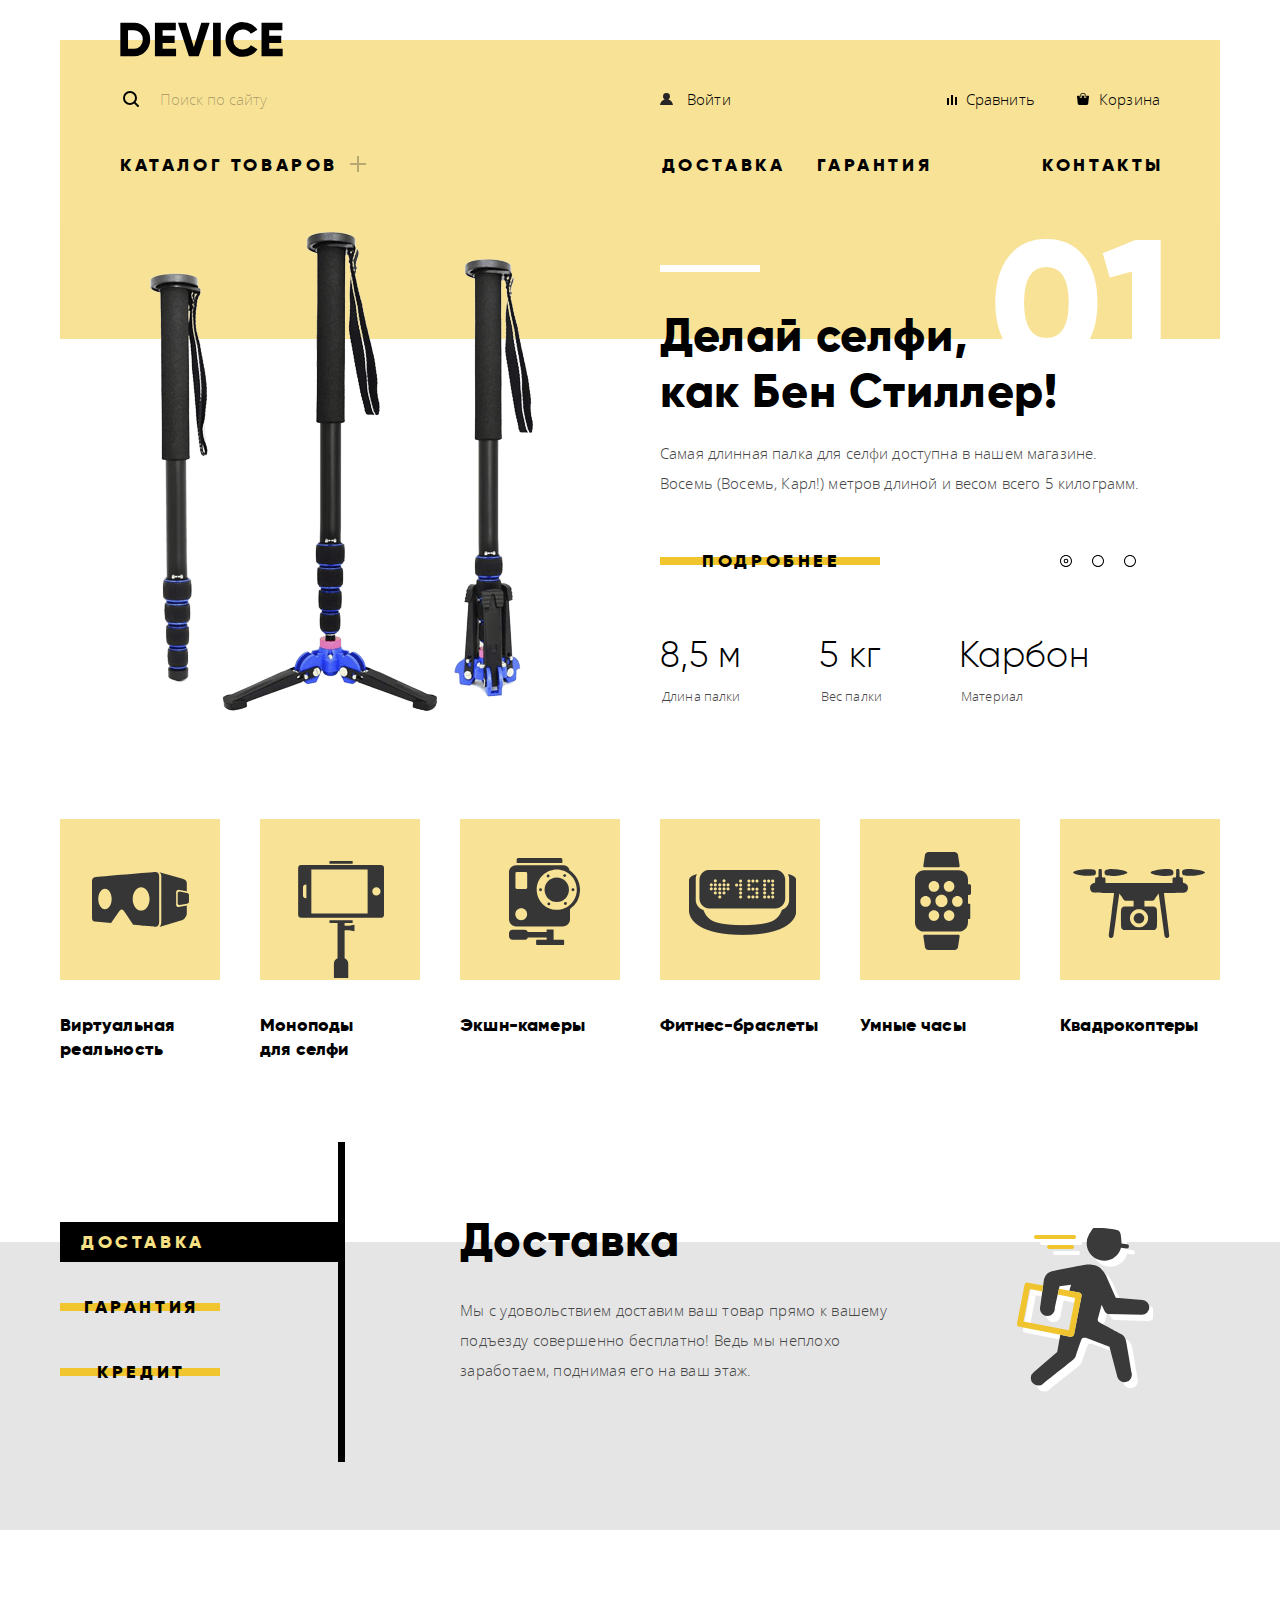
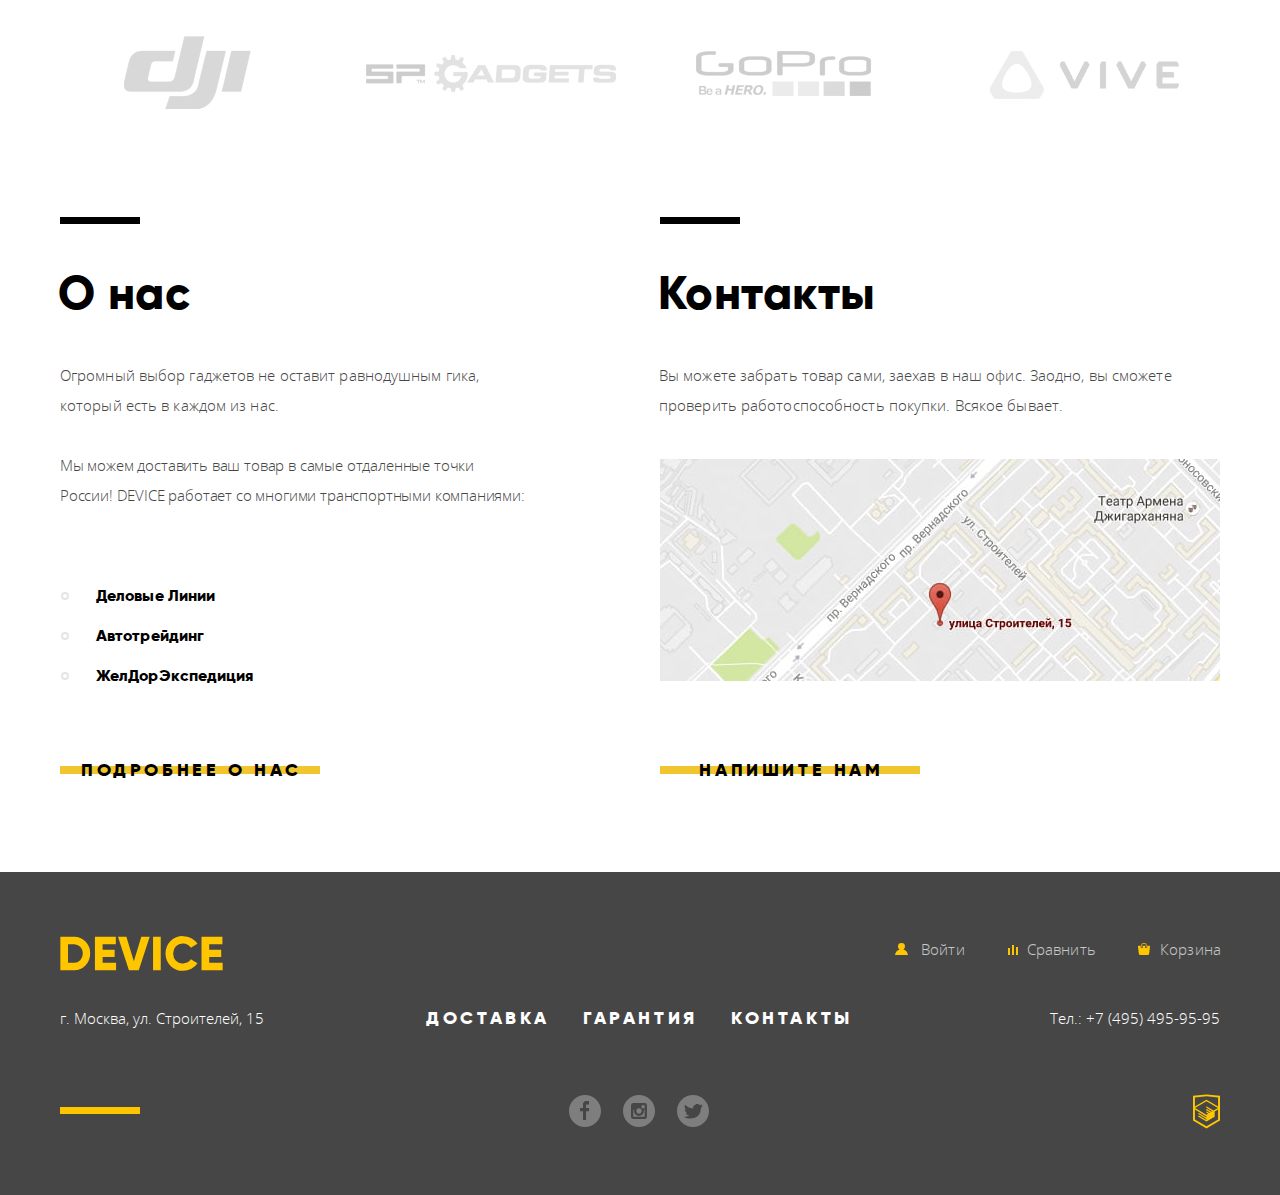
<file: index.html>
<!DOCTYPE html>
<html lang="ru">
  <head>
    <meta charset="utf-8">
    <title>HTML Academy: Девайс</title>
    <link href="css/normalize.css" rel="stylesheet">
    <link href="css/style-min.css" rel="stylesheet">
  </head>
  <body>
    <header class="page-header">
      <nav class="main-navigation">
        <a class="main-header-logo" href="index.html">
          <img src="img/logo-device.svg" width="163" height="35" alt="Логотип магазина Device">
        </a>
        <div class="search-wrap">
          <form class="search-form" action="https://echo.htmlacademy.ru" method="get">
            <label for="search-field" class="visually-hidden">Поиск по сайту</label>
            <input type="search" name="search" id="search-field" placeholder="Поиск по сайту">
            <button type="submit" class="search-button">Найти</button>
          </form>
          <ul class="header-user-options">
            <li class="header-login-link"><a href="#login">Войти</a></li>
            <li class="header-compare-link"><a href="#">Сравнить</a></li>
            <li class="header-cart-link"><a href="#">Корзина</a></li>
          </ul>
        </div>
        <ul class="header-site-navigation">
          <li class="catalog-link">
            <a href="catalog.html">Каталог товаров</a>
            <input type="checkbox" name="show-hidden-categories" class="plus-link visually-hidden" id="open-list">
            <label for="open-list" aria-label="Открыть список категорий товаров"></label>
            <div class="hidden-categories-wrap">
              <ul class="hidden-categories-list">
                <li class="hidden-category"><a href="#">Виртуальная реальность</a></li>
                <li class="hidden-category"><a href="#">Фитнес-браслеты</a></li>
                <li class="hidden-category"><a href="#">Квадрокоптеры</a></li>
                <li class="hidden-category"><a href="#">Моноподы для селфи</a></li>
                <li class="hidden-category"><a href="#">Умные часы</a></li>
                <li class="hidden-category"><a href="#">Экшн-камеры</a></li>
              </ul>
            </div>
          </li>
          <li class="delivery-link"><a href="#delivery">Доставка</a></li>
          <li><a href="#warranty">Гарантия</a></li>
          <li><a href="#contacts">Контакты</a></li>
        </ul>
      </nav>
    </header>

    <main class="container">
      <section class="slider">
        <h2 class="visually-hidden">Слайдер</h2>
        <input type="radio" name="choose-slide" id="show-slide-1" class="visually-hidden show-slide-1" checked>
        <input type="radio" name="choose-slide" id="show-slide-2" class="visually-hidden show-slide-2">
        <input type="radio" name="choose-slide" id="show-slide-3" class="visually-hidden show-slide-3">
        <ul class="slider-list">
          <li class="slide slide-1" id="slide-1">
            <div class="column">
              <img src="img/slider-1.png" width="384" height="486" alt="селфи-палка" class="slider-image">
            </div>
            <div class="column">
              <h3 class="slider-slogan">Делай селфи,<br>как Бен Стиллер!</h3>
              <p class="slide-number">01</p>
              <p class="slider-description">Самая длинная палка для селфи доступна в нашем магазине. <br>Восемь (Восемь, Карл!) метров длиной и весом всего 5 килограмм.</p>
              <a class="button more" href="catalog-item.html">Подробнее</a>
              <ul class="slider-features">
                <li class="slider-feature">
                  <p class="slider-text-big">8,5 м</p>
                  <p class="slider-text-small">Длина палки</p>
                </li>
                <li class="slider-feature">
                  <p class="slider-text-big">5 кг</p>
                  <p class="slider-text-small">Вес палки</p>
                </li>
                <li class="slider-feature">
                  <p class="slider-text-big">Карбон</p>
                  <p class="slider-text-small">Материал</p>
                </li>
              </ul>
            </div>
          </li>
          <li class="slide slide-2" id="slide-2">
            <div class="column">
              <img src="img/slider-2.png" width="345" height="485" alt="фитнес-браслет" class="slider-image">
            </div>
            <div class="column">
              <h3 class="slider-slogan">Худеем<br>правильно!</h3>
              <p class="slide-number">02</p>
              <p class="slider-description">Мотивирующие фитнес-браслеты помогут найти в себе силы <br>не пропускать занятия и соблюдать диету.</p>
              <a class="button more" href="catalog-item.html">Подробнее</a>
              <ul class="slider-features">
                <li class="slider-feature">
                  <p class="slider-text-big">48 часов</p>
                  <p class="slider-text-small">Без подзарядки</p>
                </li>
              </ul>
            </div>
          </li>
          <li class="slide slide-3" id="slide-3">
            <div class="column">
              <img src="img/slider-3.png" width="526" height="334" alt="квадрокоптер" class="slider-image">
            </div>
            <div class="column">
              <h3 class="slider-slogan">Порхает как бабочка,<br>жалит как пчела!</h3>
              <p class="slide-number">03</p>
              <p class="slider-description">Этот обычный на первый взгляд квадрокоптер оснащен <br>мощным лазером, замаскированным под стандартную камеру.</p>
              <a class="button more" href="catalog-item.html">Подробнее</a>
              <ul class="slider-features">
                <li class="slider-feature">
                  <p class="slider-text-big">800 м</p>
                  <p class="slider-text-small">Дальность полета</p>
                </li>
                <li class="slider-feature">
                  <p class="slider-text-big">50 м</p>
                  <p class="slider-text-small">Радиус поражения</p>
                </li>
              </ul>
            </div>
          </li>
        </ul>
        <div class="slider-controls">
          <label for="show-slide-1" aria-label="Показать первый слайд"></label>
          <label for="show-slide-2" aria-label="Показать второй слайд"></label>
          <label for="show-slide-3" aria-label="Показать третий слайд"></label>
        </div>
      </section>

      <section class="categories">
        <h2 class="visually-hidden">Категории товаров</h2>
        <ul class="categories-list">
          <li class="category-link">
            <a href="#">
              <figure class="category-image">
                <img src="img/popular-1.svg" width="97" height="55" alt="Категория Виртуальная реальность">
              </figure>
              <h4>Виртуальная реальность</h4>
            </a>
          </li>
          <li class="category-link">
            <a href="#">
              <figure class="category-image">
                <img src="img/popular-2.svg" width="86" height="117" alt="Категория Моноподы для селфи">
              </figure>
              <h4>Моноподы<br>для селфи</h4>
            </a>
          </li>
          <li class="category-link">
            <a href="#">
              <figure class="category-image">
                <img src="img/popular-3.svg" width="71" height="87" alt="Категория Экшн-камеры">
              </figure>
              <h4>Экшн-камеры</h4>
            </a>
          </li>
          <li class="category-link">
            <a href="#">
              <figure class="category-image">
                <img src="img/popular-4.png" width="107" height="65" alt="Категория Фитнес-браслеты">
              </figure>
              <h4>Фитнес-браслеты</h4>
            </a>
          </li>
          <li class="category-link">
            <a href="#">
              <figure class="category-image">
                <img src="img/popular-5.svg" width="56" height="98" alt="Категория Умные часы">
              </figure>
              <h4>Умные часы</h4>
            </a>
          </li>
          <li class="category-link">
            <a href="#">
              <figure class="category-image">
                <img src="img/popular-6.svg" width="132" height="69" alt="Категория Квадрокоптеры">
              </figure>
              <h4>Квадрокоптеры</h4>
            </a>
          </li>
        </ul>
      </section>

      <section class="services">
        <h2 class="visually-hidden">Сервисы</h2>
        <div class="service-wrap">
          <input type="radio" name="choose-service" id="delivery" class="visually-hidden delivery-button" checked>
          <input type="radio" name="choose-service" id="warranty" class="visually-hidden warranty-button">
          <input type="radio" name="choose-service" id="credit" class="visually-hidden credit-button">
          <div class="service-controls">
            <label for="delivery" class="button service-button">Доставка</label>
            <label for="warranty" class="button service-button">Гарантия</label>
            <label for="credit" class="button service-button">Кредит</label>
          </div>
          <ul class="services-list">
            <li class="service delivery">
              <h3>Доставка</h3>
              <p class="service-description">Мы с удовольствием доставим ваш товар прямо к вашему<br>
                подъезду совершенно бесплатно! Ведь мы неплохо<br>
                заработаем, поднимая его на ваш этаж.</p>
            </li>
            <li class="service warranty">
              <h3>Гарантия</h3>
              <p class="service-description">Если из-за возгорания купленного у нас товара у вас сгорит<br>
                дом — не переживайте, мы выдадим вам новый.<br>
                Товар, не дом, конечно же.</p>
            </li>
            <li class="service credit">
              <h3>Кредит</h3>
              <p class="service-description">Залезть в долговую яму стало проще! Кредитные<br>
                консультанты подберут для вас наиболее выгодные<br>
                условия кредита. Выгодные для нашего банка, разумеется.</p>
            </li>
          </ul>
        </div>
      </section>

      <section class="logotypes">
        <h2 class="visually-hidden">Бренды</h2>
        <ul class="logotypes">
          <li>
            <a href="#dji" class="dji">
              <img src="img/logo-1-rest.png" width="260" height="100" alt="Перейти к товарам бренда dji">
            </a>
          </li>
          <li>
            <a href="#spgadjets" class="spgadjets">
              <img src="img/logo-2-rest.png" width="260" height="100" alt="Перейти к товарам бренда sp gadjets">
            </a>
          </li>
          <li>
            <a href="#gopro" class="gopro">
              <img src="img/logo-3-rest.png" width="260" height="100" alt="Перейти к товарам бренда gopro">
            </a>
          </li>
          <li>
            <a href="#vive" class="vive">
              <img src="img/logo-4-rest.png" width="260" height="100" alt="Перейти к товарам бренда vive">
            </a>
          </li>
        </ul>
      </section>

      <section class="info">
        <h2 class="visually-hidden">Контактная информация</h2>
        <section class="about-us">
          <h3 class="about-us-title">О нас</h3>
          <p class="about-us-text">Огромный выбор гаджетов не оставит равнодушным гика,<br>который есть в каждом из нас.</p>
          <p class="about-us-text">Мы можем доставить ваш товар в самые отдаленные точки<br>России! DEVICE работает со многими транспортными компаниями:</p>
          <ul class="delivery-companies">
            <li>Деловые Линии</li>
            <li>Автотрейдинг</li>
            <li>ЖелДорЭкспедиция</li>
          </ul>
          <a href="#" class="button info-button">Подробнее о нас</a>
        </section>

        <section class="contacts" id="contacts">
          <h3 class="contacts-title">Контакты</h3>
          <p class="contacts-text">Вы можете забрать товар сами, заехав в наш офис. Заодно, вы сможете проверить работоспособность покупки. Всякое бывает.</p>
          <a href="#" class="open-map">
            <img class="map-small" src="img/map.jpg" width="560" height="222" alt="Адрес магазина Device Москва улица Строителей 15">
          </a>
          <a href="#" class="button contact-us-button">Напишите нам</a>
        </section>
      </section>
    </main>

    <footer class="main-footer">
      <div class="footer-wrap">
        <div class="footer-top-wrap">
          <a class="footer-logo" href="index.html">
            <img src="img/logo-device-footer.svg" width="163" height="35" alt="Логотип магазина Device">
          </a>
          <ul class="footer-user-options">
            <li class="footer-login-link"><a href="#">Войти</a></li>
            <li class="footer-compare-link"><a href="#">Сравнить</a></li>
            <li class="footer-cart-link"><a href="#">Корзина</a></li>
          </ul>
        </div>
        <div class="footer-middle-wrap">
          <p class="footer-address">г. Москва, ул. Строителей, 15</p>
          <ul class="footer-site-navigation">
            <li><a href="#delivery">Доставка</a></li>
            <li><a href="#warranty">Гарантия</a></li>
            <li><a href="#contacts">Контакты</a></li>
          </ul>
          <p class="footer-phone-number"><a href="tel:+74954959595">Тел.: +7 (495) 495-95-95</a></p>
        </div>
        <div class="footer-bottom-wrap">
          <ul class="footer-social">
            <li><a href="#" class="social-button fb" aria-label="Device на Facebook"></a></li>
            <li><a href="#" class="social-button inst" aria-label="Device в Instagram"></a></li>
            <li><a href="#" class="social-button twitter" aria-label="Device в Twitter"></a></li>
          </ul>
          <p class="footer-copyright">
            <a href="https://htmlacademy.ru/intensive/htmlcss">
              <img src="img/logo-html.svg" width="27" height="35" alt="Ссылка на интенсив HTML Академии">
            </a>
          </p>
        </div>
      </div>
    </footer>

    <section class="modal modal-contact-us">
      <h2 class="visually-hidden">Напишите нам</h2>
      <form action="https://echo.htmlacademy.ru" method="post" class="contact-form">
        <div class="contact-info-wrap">
          <div class="contact-info-column">
            <label for="name-field">Ваше имя:</label>
            <input type="text" name="name" id="name-field" placeholder="Имя Фамилия">
          </div>
          <div class="contact-info-column">
            <label for="email-field">Ваш e-mail:</label>
            <input type="email" name="email" id="email-field" placeholder="email@example.com">
          </div>
        </div>
        <label for="text-field">Текст письма:</label>
        <textarea name="text" id="text-field">В свободной форме</textarea>
        <button type="submit" class="button submit-button">Отправить</button>
      </form>
      <button class="close-button" type="button" aria-label="Закрыть"></button>
    </section>

    <section class="modal modal-map">
      <h2 class="visually-hidden">Карта проезда</h2>
      <iframe src="https://www.google.com/maps/embed?pb=!1m18!1m12!1m3!1d2249.1123749473677!2d37.527429316086916!3d55.68703400452979!2m3!1f0!2f0!3f0!3m2!1i1024!2i768!4f13.1!3m3!1m2!1s0x46b54cf65f5c8955%3A0x694710ccd55501e!2z0YPQuy4g0KHRgtGA0L7QuNGC0LXQu9C10LksIDE1LCDQnNC-0YHQutCy0LAsIDExOTMxMQ!5e0!3m2!1sru!2sru!4v1571258009630!5m2!1sru!2sru" width="960" height="559" allowfullscreen=""></iframe>
      <img class="map-big" src="img/map-big.jpg" width="960" height="559" alt="Адрес магазина Device Москва улица Строителей 15">
      <button class="close-button" type="button" aria-label="Закрыть"></button>
    </section>

    <script src="js/modals-min.js"></script>
  </body>
</html>
</file>
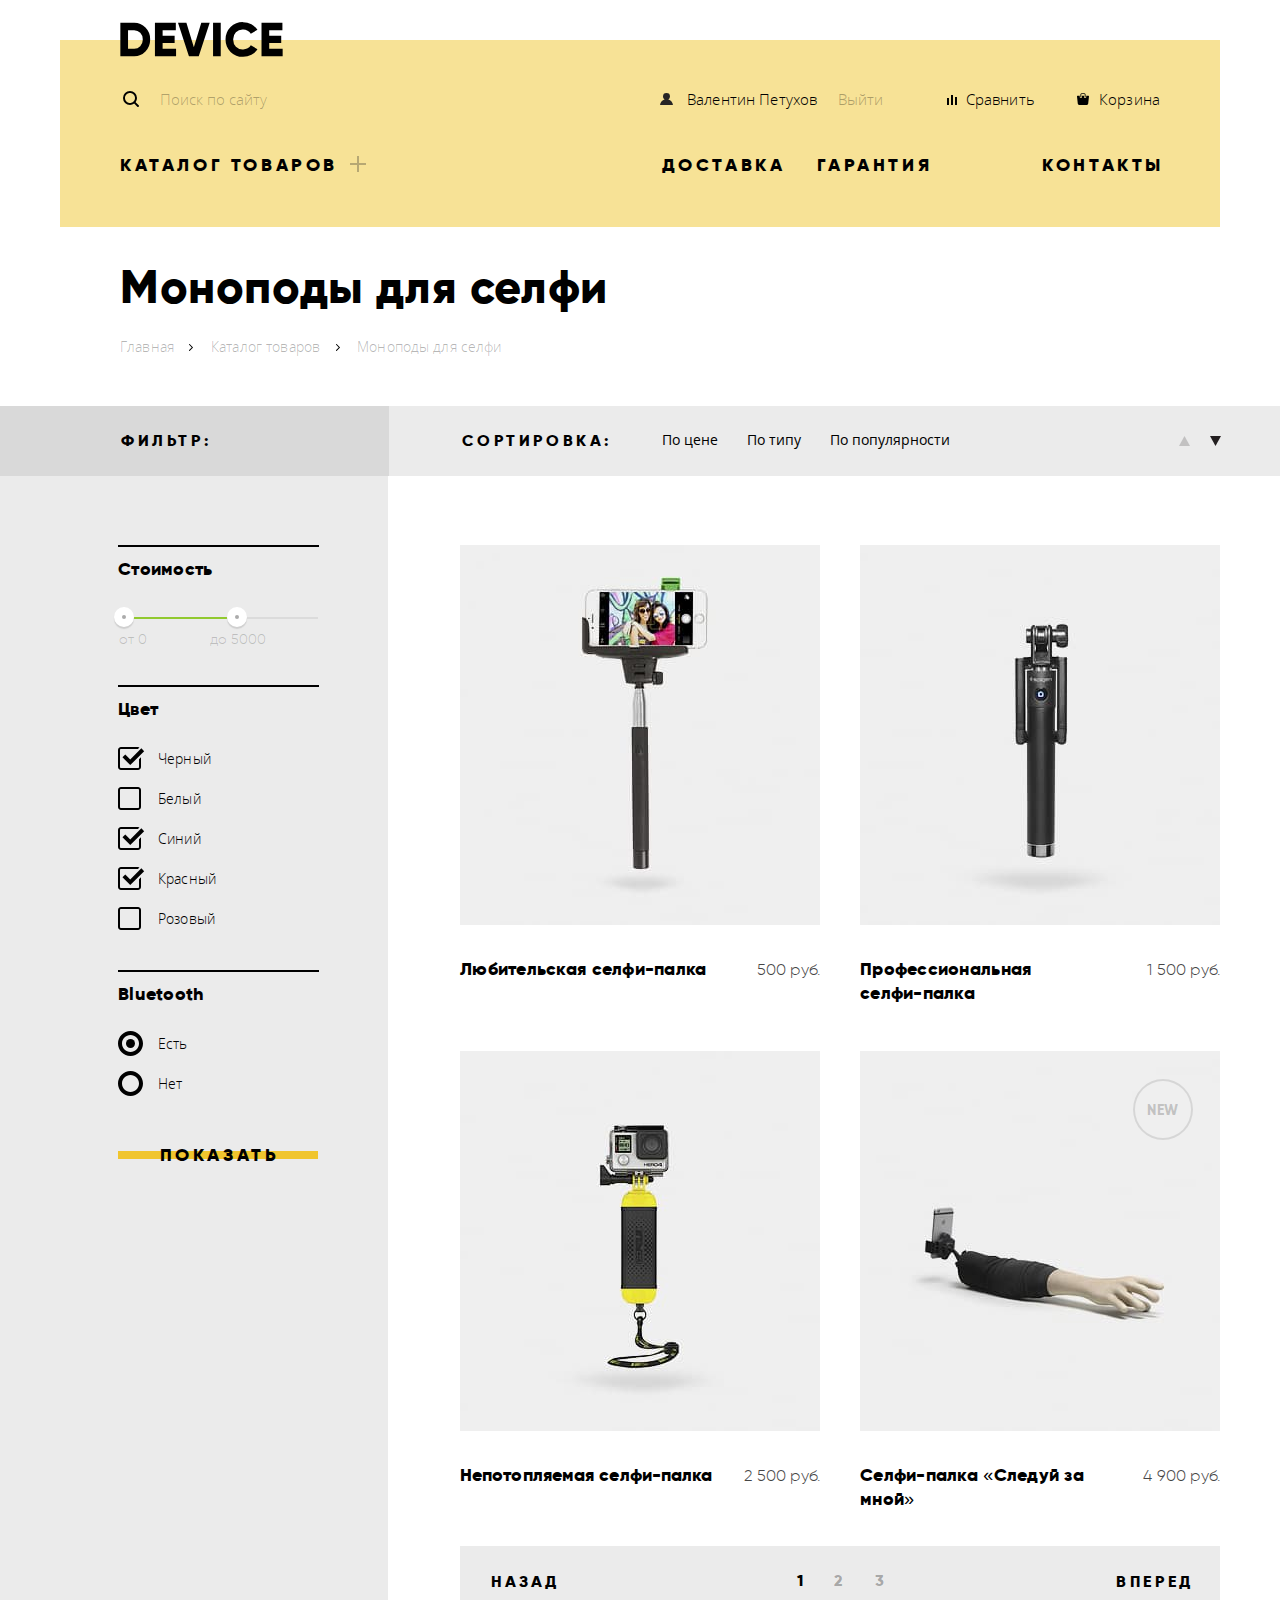
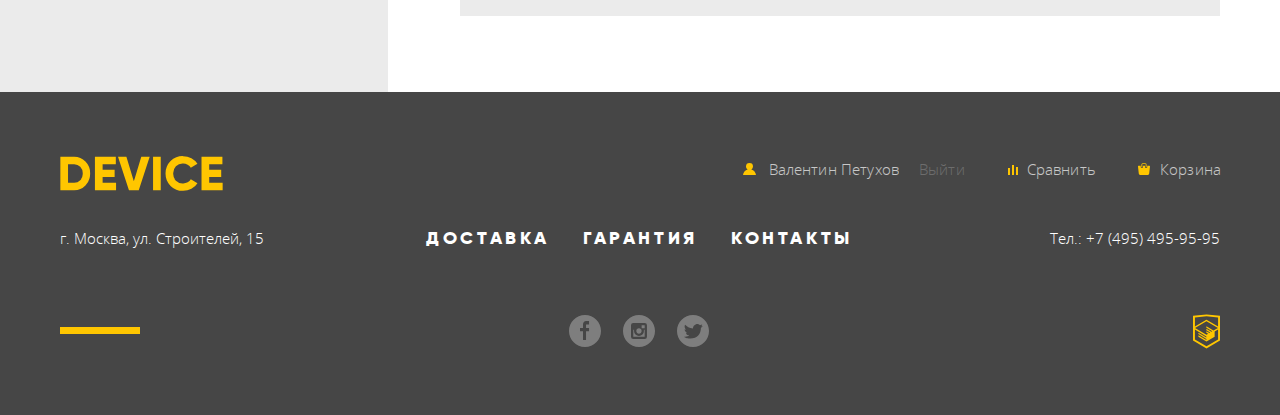
<file: catalog.html>
<!DOCTYPE html>
<html lang="ru">
  <head>
    <meta charset="utf-8">
    <title>HTML Academy: Девайс</title>
    <link href="css/normalize.css" rel="stylesheet">
    <link href="css/style-min.css" rel="stylesheet">
  </head>
  <body>
    <header class="page-header">
      <nav class="main-navigation">
        <a class="main-header-logo" href="index.html">
          <img src="img/logo-device.svg" width="163" height="35" alt="Логотип магазина Device">
        </a>
        <div class="search-wrap">
          <form class="search-form" action="https://echo.htmlacademy.ru" method="get">
            <label for="search-field" class="visually-hidden">Поиск по сайту</label>
            <input type="search" name="search" id="search-field" placeholder="Поиск по сайту">
            <button type="submit" class="search-button">Найти</button>
          </form>
          <ul class="header-user-options">
            <li class="header-user-link"><a href="#user">Валентин Петухов</a></li>
            <li class="logout-link"><a href="#logout">Выйти</a></li>
            <li class="header-compare-link"><a href="#">Сравнить</a></li>
            <li class="header-cart-link"><a href="#">Корзина</a></li>
          </ul>
        </div>
        <ul class="header-site-navigation">
          <li class="catalog-link">
            <a href="catalog.html">Каталог товаров</a>
            <input type="checkbox" name="show-hidden-categories" class="plus-link visually-hidden" id="open-list">
            <label for="open-list" aria-label="Открыть список категорий товаров"></label>
            <div class="hidden-categories-wrap">
              <ul class="hidden-categories-list">
                <li class="hidden-category"><a href="#">Виртуальная реальность</a></li>
                <li class="hidden-category"><a href="#">Фитнес-браслеты</a></li>
                <li class="hidden-category"><a href="#">Квадрокоптеры</a></li>
                <li class="hidden-category"><a href="#">Моноподы для селфи</a></li>
                <li class="hidden-category"><a href="#">Умные часы</a></li>
                <li class="hidden-category"><a href="#">Экшн-камеры</a></li>
              </ul>
            </div>
          </li>
          <li class="delivery-link"><a href="#delivery">Доставка</a></li>
          <li><a href="#warranty">Гарантия</a></li>
          <li><a href="#contacts">Контакты</a></li>
        </ul>
      </nav>
    </header>

    <main class="catalog-container">
      <h1 class="page-title">Моноподы для селфи</h1>
      <ul class="breadcrumbs">
        <li><a href="index.html">Главная</a></li>
        <li><a href="catalog.html">Каталог товаров</a></li>
        <li class="breadcrumbs-current">Моноподы для селфи</li>
      </ul>

      <div class="sorting-wrap">
        <section class="sorting">
          <h2 class="catalog-sorting">Сортировка:</h2>
          <ul class="catalog-sort-by">
            <li><a href="#" class="sort-by sort-by-current">По цене</a></li>
            <li><a href="#" class="sort-by">По типу</a></li>
            <li><a href="#" class="sort-by">По популярности</a></li>
          </ul>
          <ul class="sorting-direction-section">
            <li><a href="#" class="sorting-direction sort-up" aria-label="По возрастанию"></a></li>
            <li><a href="#" class="sorting-direction sort-down sorting-direction-current" aria-label="По убыванию"></a></li>
          </ul>
        </section>
      </div>

      <div class="catalog-columns">
        <section class="filters">
          <div class="filter-title-wrap">
            <h2 class="catalog-filter">Фильтр:</h2>
          </div>
          <form class="filter-form" action="https://echo.htmlacademy.ru" method="post">
            <fieldset class="filter price">
              <legend>Стоимость</legend>
              <input type="range" name="price-range-min" id="price-range-min" min="0" max="9000" value="0" class="range-min-price visually-hidden">
              <label class="min-price price-label">от 0</label>
              <input type="range" name="price-range-max" id="price-range-max" min="0" max="9000" value="5000" class="range-max-price visually-hidden">
              <label class="max-price price-label">до 5000</label>
              <div class="range-filter">
                <div class="range-controls">
                  <div class="scale">
                    <div class="bar"></div>
                  </div>
                  <div class="toggle toggle-min"></div>
                  <div class="toggle toggle-max"></div>
                </div>
              </div>
            </fieldset>
            <fieldset class="filter color">
              <legend>Цвет</legend>
              <ul class="color-list">
                <li class="filter-checkbox">
                  <input type="checkbox" name="color-black" id="black" class="visually-hidden input-checkbox" checked>
                  <label for="black">Черный</label>
                </li>
                <li class="filter-checkbox">
                  <input type="checkbox" name="color-white" id="white" class="visually-hidden input-checkbox">
                  <label for="white">Белый</label>
                </li>
                <li class="filter-checkbox">
                  <input type="checkbox" name="color-blue" id="blue"  class="visually-hidden input-checkbox" checked>
                  <label for="blue">Синий</label>
                </li>
                <li class="filter-checkbox">
                  <input type="checkbox" name="color-red" id="red"  class="visually-hidden input-checkbox" checked>
                  <label for="red">Красный</label>
                </li>
                <li class="filter-checkbox">
                  <input type="checkbox" name="color-pink" id="pink" class="visually-hidden input-checkbox">
                  <label for="pink">Розовый</label>
                </li>
              </ul>
            </fieldset>
            <fieldset class="filter bluetooth">
              <legend>Bluetooth</legend>
              <ul>
                <li class="filter-radiobutton">
                  <input type="radio" name="bluetooth" id="bluetooth" value="bluetooth" class="visually-hidden input-radio" checked>
                  <label for="bluetooth">Есть</label>
                </li>
                <li class="filter-radiobutton">
                  <input type="radio" name="bluetooth" id="no-bluetooth" value="no-bluetooth" class="visually-hidden input-radio">
                  <label for="no-bluetooth">Нет</label>
                </li>
              </ul>
            </fieldset>
            <button type="submit" class="button submit-button">Показать</button>
          </form>
        </section>

        <div class="items-column">
          <section class="catalog">
            <h2 class="visually-hidden">Список товаров</h2>
            <ul class="catalog-list">
              <li class="catalog-item">
                <img src="img/item-1.jpg" width="360" height="380" alt="Любительская селфи-палка" class="catalog-item-image">
                <div class="item-info">
                  <a href="#"><h3 class="catalog-item-title">Любительская селфи-палка</h3></a>
                  <p class="catalog-item-price">500 руб.</p>
                </div>
                <div class="hover-links">
                  <a href="#" class="button add-to-cart">В корзину</a>
                  <a href="#" class="add-to-compare">Добавить к сравнению</a>
                </div>
              </li>
              <li class="catalog-item">
                <img src="img/item-2.jpg" width="360" height="380" alt="Профессиональная селфи-палка" class="catalog-item-image">
                <div class="item-info">
                  <a href="#"><h3 class="catalog-item-title">Профессиональная<br>селфи-палка</h3></a>
                  <p class="catalog-item-price">1 500 руб.</p>
                </div>
                <div class="hover-links">
                  <a href="#" class="button add-to-cart">В корзину</a>
                  <a href="#" class="add-to-compare">Добавить к сравнению</a>
                </div>
              </li>
              <li class="catalog-item">
                <img src="img/item-3.jpg" width="360" height="380" alt="Непотопляемая селфи-палка" class="catalog-item-image">
                <div class="item-info">
                  <a href="#"><h3 class="catalog-item-title">Непотопляемая селфи-палка</h3></a>
                  <p class="catalog-item-price">2 500 руб.</p>
                </div>
                <div class="hover-links">
                  <a href="#" class="button add-to-cart">В корзину</a>
                  <a href="#" class="add-to-compare">Добавить к сравнению</a>
                </div>
              </li>
              <li class="catalog-item new">
                <img src="img/item-4.jpg" width="360" height="380" alt="Селфи-палка Следуй за мной" class="catalog-item-image">
                <div class="item-info">
                  <a href="#"><h3 class="catalog-item-title">Селфи-палка «Следуй за мной»</h3></a>
                  <p class="catalog-item-price">4 900 руб.</p>
                </div>
                <div class="hover-links">
                  <a href="#" class="button add-to-cart">В корзину</a>
                  <a href="#" class="add-to-compare">Добавить к сравнению</a>
                </div>
              </li>
            </ul>
          </section>

          <section class="catalog-pagination">
            <h2 class="visually-hidden">Страницы каталога</h2>
            <a href="#" class="go-back">Назад</a>
            <ul class="page-numbers">
              <li class="page-number page-current"><a href="#">1</a></li>
              <li class="page-number"><a href="#">2</a></li>
              <li class="page-number"><a href="#">3</a></li>
            </ul>
            <a href="#" class="go-forward">Вперед</a>
          </section>
        </div>
      </div>
    </main>

    <footer class="main-footer">
      <div class="footer-wrap">
        <div class="footer-top-wrap">
          <a class="footer-logo" href="index.html">
            <img src="img/logo-device-footer.svg" width="163" height="35" alt="Логотип магазина Device">
          </a>
          <ul class="footer-user-options">
            <li class="footer-user-link"><a href="#">Валентин Петухов</a></li>
            <li class="logout-link"><a href="#">Выйти</a></li>
            <li class="footer-compare-link"><a href="#">Сравнить</a></li>
            <li class="footer-cart-link"><a href="#">Корзина</a></li>
          </ul>
        </div>
        <div class="footer-middle-wrap">
          <p class="footer-address">г. Москва, ул. Строителей, 15</p>
          <ul class="footer-site-navigation">
            <li><a href="#delivery">Доставка</a></li>
            <li><a href="#warranty">Гарантия</a></li>
            <li><a href="#contacts">Контакты</a></li>
          </ul>
          <p class="footer-phone-number"><a href="tel:+74954959595">Тел.: +7 (495) 495-95-95</a></p>
        </div>
        <div class="footer-bottom-wrap">
          <ul class="footer-social">
            <li><a href="#" class="social-button fb" aria-label="Device на Facebook"></a></li>
            <li><a href="#" class="social-button inst" aria-label="Device в Instagram"></a></li>
            <li><a href="#" class="social-button twitter" aria-label="Device в Twitter"></a></li>
          </ul>
          <p class="footer-copyright">
            <a href="https://htmlacademy.ru/intensive/htmlcss">
              <img src="img/logo-html.svg" width="27" height="35" alt="Ссылка на интенсив HTML Академии">
            </a>
          </p>
        </div>
      </div>
    </footer>
  </body>
</html>
</file>
<file: css/style-min.css>
@keyframes bounce{0%{transform:translateY(-2000px)}70%{transform:translateY(30px)}90%{transform:translateY(-10px)}to{transform:translateY(0)}}@keyframes shake{0%,to{transform:translateX(0)}10%,30%,50%,70%,90%{transform:translateX(-10px)}20%,40%,60%,80%{transform:translateX(10px)}}@font-face{font-family:"Gilroy Extra Bold";src:url(../fonts/gilroyextrabold.woff) format("woff"),url(../fonts/gilroyextrabold.woff2) format("woff2");font-weight:400;font-style:normal}@font-face{font-family:"Gilroy Light";src:url(../fonts/gilroylight.woff) format("woff"),url(../fonts/gilroylight.woff2) format("woff2");font-weight:400;font-style:normal}@font-face{font-family:"Open Sans";src:url(../fonts/opensans.woff) format("woff"),url(../fonts/opensans.woff2) format("woff2");font-weight:400;font-style:normal}@font-face{font-family:"Open Sans Light";src:url(../fonts/opensanslight.woff) format("woff"),url(../fonts/opensanslight.woff2) format("woff2");font-weight:400;font-style:normal}body{min-width:1200px;margin:0;padding:0;font-family:"Open Sans Light","Arial",sans-serif;font-weight:400;font-size:15px;line-height:30px;letter-spacing:.15px;text-align:left;color:#464646;display:flex;flex-direction:column;align-items:center;box-sizing:border-box;position:relative}.visually-hidden{position:absolute;width:1px;height:1px;margin:-1px;border:0;padding:0;clip:rect(0 0 0 0);overflow:hidden}.page-header{background-color:rgba(240,197,46,.5);width:1160px;display:flex;flex-wrap:wrap;justify-content:center;margin-top:40px}.catalog-container a,.container a,.page-header a{text-decoration:none;color:#000}.page-header ul{list-style:none;padding:0;margin:0}.main-header-logo img{margin-top:-18px;margin-bottom:8px}.main-header-logo:focus,.main-header-logo:hover{opacity:.6}.main-header-logo:active{opacity:.3}.search-wrap{display:flex;width:1040px;align-items:center}.search-form{width:440px;height:50px;display:flex;align-content:center;position:relative}.search-form::before{content:"";width:16px;height:16px;background:url(../img/search.svg) no-repeat 0 0;position:absolute;top:17px;left:3px}input[type=search]{background:0 0;border:0;width:355px;height:50px;padding-left:40px;box-sizing:border-box}input::placeholder{color:rgba(0,0,0,.3)}.search-button{display:none;width:85px;height:50px;background:0 0;border:solid 2px #000;text-align:center;padding:8px 0;color:#000;box-sizing:border-box}input[type=search]:focus{border-bottom:2px solid #000}input[type=search]:focus+.search-button{display:block;outline:thin dotted;outline:5px auto -webkit-focus-ring-color}.search-button:focus,.search-button:hover{background:#000;color:#fff}.search-button:active{display:block}ul.header-site-navigation{font-family:"Gilroy Extra Bold","Arial Black",sans-serif;font-weight:400;font-size:18px;line-height:24px;letter-spacing:3.6px;color:#000;text-transform:uppercase;max-width:1040px;display:flex;flex-wrap:wrap;margin-top:29px;padding-bottom:49px;justify-content:flex-end}.header-site-navigation li{margin-left:32px}.header-site-navigation li:first-child{margin-right:auto;margin-left:0;position:relative}li.delivery-link{margin-left:186px}.header-site-navigation li:nth-child(4){margin-right:-4px;margin-left:auto}.plus-link+label{display:inline-block;vertical-align:middle;width:16px;height:22px;margin:0 0 0 3px;background:url(../img/plus.svg) no-repeat 0 0;opacity:.3;cursor:pointer}.plus-link:focus+label,.show-slide-1:focus~.slider-controls label[for=show-slide-1],.show-slide-2:focus~.slider-controls label[for=show-slide-2],.show-slide-3:focus~.slider-controls label[for=show-slide-3]{outline:thin dotted;outline:5px auto -webkit-focus-ring-color}.hidden-categories-wrap{width:1160px;background:#f7e296;display:none;position:absolute;left:-60px;z-index:2;margin-bottom:50px}ul.hidden-categories-list{display:flex;flex-wrap:wrap;line-height:36px;color:#000;width:550px;min-height:123px;font-family:"Open Sans Light","Arial",sans-serif;font-weight:400;font-size:15px;letter-spacing:.15px;text-transform:none;align-content:flex-start;padding-left:60px;padding-top:20px;padding-bottom:18px}.catalog-link:hover .hidden-categories-wrap,.hidden-categories-wrap:hover,.plus-link:checked~.hidden-categories-wrap{display:block}.hidden-categories-list li:first-child,.hidden-categories-list li:nth-child(3n+1){width:181px;margin:0 58px 0 0}.hidden-categories-list li:nth-child(2),.hidden-categories-list li:nth-child(3n+2){width:130px;margin:0 70px 0 0}.hidden-categories-list li:nth-child(3n){width:111px;margin:0 auto 0 0}.hidden-categories-list li:last-child{margin-left:1px}ul.header-user-options{color:#000;min-height:24px;width:500px;margin-left:auto;margin-top:0;margin-bottom:0;display:flex;justify-content:flex-start;flex-wrap:wrap}.header-user-options li{margin-left:40px;position:relative;cursor:pointer}.header-user-options li:first-child{margin-right:auto;margin-left:0;padding-left:27px;align-self:flex-start}.header-user-options .logout-link{opacity:.3;margin-right:auto;margin-left:-2px}.header-user-options li:first-child::before{content:"";width:13px;height:12px;background:url(../img/user.svg) no-repeat 0 0;position:absolute;top:9px;left:0}.header-compare-link{padding-left:20px}.header-compare-link::before{content:"";width:10px;height:10px;background:url(../img/compare.svg) no-repeat 0 0;position:absolute;top:11px;left:1px}.header-cart-link{padding-left:24px}.header-cart-link::before{content:"";width:12px;height:12px;background:url(../img/cart.svg) no-repeat 0 0;position:absolute;top:9px;left:2px}.header-user-options a:focus,.header-user-options a:hover,.header-user-options li:focus::before,.header-user-options li:hover::before,.main-navigation a:focus,.main-navigation a:hover,input:hover::placeholder{opacity:.6}.category-link:active img,.header-user-options a:active,.header-user-options li:active::before,.main-navigation a:active{opacity:.3}a.search-button:focus,a.search-button:hover{opacity:1;color:#fff}.search-button:active{opacity:1;color:rgba(255,255,255,.3)}input:focus::placeholder{color:#000}main{width:100%;display:flex;flex-direction:column;align-items:center}.catalog-container ul,.container ul{list-style:none;padding:0;margin:0}.catalog-container p,.container p{margin:0;padding:0}.container h3,main h1{font-family:"Gilroy Extra Bold","Arial Black",sans-serif;font-weight:400;font-size:47px;line-height:48px;letter-spacing:.47px;color:#000}.slider{position:relative;background:linear-gradient(rgba(240,197,46,.5),rgba(240,197,46,.5) 112px,transparent 112px,transparent);margin-bottom:66px}.column,.slide{min-height:500px}.slide{display:none;width:1160px;justify-content:space-between;margin:0;padding:0}.column{display:flex;flex-direction:column;justify-content:flex-start;width:560px;position:relative}.column img{align-self:center;margin-left:2px;margin-top:1px}h3.slider-slogan{line-height:56px;min-height:100px;margin-bottom:19px;margin-top:80px;letter-spacing:.6px;z-index:1}.slide-number{font-family:"Gilroy Extra Bold","Arial Black",sans-serif;font-weight:400;font-size:179px;line-height:179px;letter-spacing:1.79px;text-align:right;color:#fff;min-width:200px;height:150px;order:-1;position:absolute;top:-13px;right:45px}.slide-number::before{content:"";width:100px;height:7px;background:#fff;position:absolute;right:415px;top:51px}p.slider-description{min-height:60px;margin:0 0 43px}ul.slider-features{width:480px;min-height:70px;margin-top:50px;display:flex;margin-bottom:30px;flex-wrap:wrap}.slider-feature{height:70px;margin-right:77px}.slider-feature:last-child{margin-right:0}p.slider-text-big{font-family:"Gilroy Light","Arial",sans-serif;font-weight:400;font-size:36px;line-height:48px;letter-spacing:.36px;color:#000;margin-bottom:7px;position:relative}p.slider-text-small{font-size:13px;line-height:20px;letter-spacing:.13px;padding-left:2px}.slider-controls{position:relative;max-width:280px;left:888px;bottom:176px;z-index:1;display:flex;justify-content:center;flex-wrap:wrap}.slider-controls label{display:flex;width:12px;height:12px;background:url(../img/slider-button-empty.svg) no-repeat 0 0;background-size:12px;margin-left:20px;cursor:pointer}.credit-button:checked~.services-list .credit,.delivery-button:checked~.services-list .delivery,.show-slide-1:checked~.slider-list .slide-1,.show-slide-2:checked~.slider-list .slide-2,.show-slide-3:checked~.slider-list .slide-3,.warranty-button:checked~.services-list .warranty{display:flex}.show-slide-1:checked~.slider-controls label[for=show-slide-1],.show-slide-2:checked~.slider-controls label[for=show-slide-2],.show-slide-3:checked~.slider-controls label[for=show-slide-3]{background:url(../img/slider-button.svg) no-repeat 0 0;background-size:12px}.button{height:40px;border:0;background:linear-gradient(0deg,transparent 0,transparent 16px,#f0c52e 16px,#f0c52e 24px,transparent 24px,transparent 40px);text-transform:uppercase;font-family:"Gilroy Extra Bold","Arial Black",sans-serif;font-weight:400;font-size:18px;line-height:24px;letter-spacing:3.6px;text-align:center;color:#000;padding:8px 0 8px 3px;box-sizing:border-box;display:block}.more{width:220px}.button:focus,.button:hover{background:#f0c52e}.button:active{background:#f0c52e;color:rgba(0,0,0,.3)}.pagination-list{display:flex;width:80px;justify-content:space-between;margin-left:auto;margin-right:20px;align-items:center}ul.categories-list{display:flex;width:1160px;margin-bottom:171px;justify-content:flex-start;align-items:flex-start;flex-wrap:wrap}.category-link{width:160px;margin:10px 20px}li.category-link:first-child,li.category-link:nth-child(6n+1){margin-left:0}li.category-link:nth-child(6n){margin-right:0}.category-image{width:160px;height:161px;background-color:rgba(240,197,46,.5);margin:0;display:flex;justify-content:center;align-items:center;box-sizing:border-box}.category-link:nth-child(2) .category-image{align-items:flex-end;padding:0 0 2px 2px}.category-link:nth-child(3) .category-image{padding:4px 0 0 9px}.category-link:nth-child(4) .category-image{padding:6px 0 0 4px}.category-link:nth-child(5) .category-image{padding:4px 0 0 6px}.category-link:nth-child(6) .category-image{padding:8px 2px 0 0}.category-link h4{font-family:"Gilroy Extra Bold","Arial Black",sans-serif;font-weight:400;font-size:18px;line-height:24px;letter-spacing:.18px;color:#000;margin:33px 0 0}.category-link:first-child h4{letter-spacing:.4px}.category-link:active h4{color:rgba(0,0,0,.3)}.category-link:active figure,.category-link:focus figure,.category-link:hover figure{background-color:#f0c52e}.services{background:#e5e5e5;width:100%;min-height:288px;display:flex;flex-direction:column;align-items:center;margin-bottom:94px}.service-wrap{width:1160px;display:flex;position:relative}ul.services-list{width:760px;display:flex;flex-direction:column;align-items:flex-start;margin:-96px 0 0 auto;box-sizing:border-box}.service-controls,.services-list li{flex-direction:column;position:relative}.services-list li{display:none;margin:0;width:460px;padding-bottom:20px}.delivery::after{content:"";width:136px;height:164px;background:url(../img/delivery.svg) no-repeat;position:absolute;top:82px;left:557px}.credit::after,.warranty::after{content:"";position:absolute;top:56px;left:540px}.warranty::after{width:171px;height:194px;background:url(../img/warranty.svg) no-repeat}.credit::after{width:156px;height:186px;background:url(../img/credit.svg) no-repeat}.service-controls{width:278px;min-height:320px;border-right:7px solid #000;display:flex;justify-content:flex-start;align-items:flex-start;top:-100px;margin-bottom:-40px}.credit-button:focus~.service-controls label[for=credit],.delivery-button:focus~.service-controls label[for=delivery],.input-checkbox:focus+label::before,.input-radio:focus+label::before,.range-max-price:focus~.range-filter .toggle-max,.range-min-price:focus~.range-filter .toggle-min,.warranty-button:focus~.service-controls label[for=warranty],input[type=range]:focus+label{outline:thin dotted;outline:5px auto -webkit-focus-ring-color}.service-controls label{height:40px;width:160px;margin-top:25px;cursor:pointer}.service-controls label:first-child{margin-top:80px}.service h3{margin-bottom:31px;margin-top:70px;letter-spacing:1px}.service-button:active{width:278px;background:#000;color:#f7e184;text-align:left;padding-left:21px}.service-description{text-align:left;letter-spacing:.29px}.credit-button:checked~.service-controls label[for=credit],.delivery-button:checked~.service-controls label[for=delivery],.warranty-button:checked~.service-controls label[for=warranty]{width:278px;background:#000;color:#f7e184;text-align:left;padding-left:21px}.logotypes{display:flex;width:1160px;justify-content:space-between;margin:0;flex-wrap:wrap}.delivery-companies li,.logotypes a{position:relative}.logotypes:last-child{padding-right:1px}.logotypes a::before{content:"";width:260px;height:100px;background-size:260px 100px;position:absolute}.dji:hover::before{background:url(../img/logo-1.png) no-repeat 0 0}.spgadjets:hover::before{background:url(../img/logo-2.png) no-repeat 0 0}.gopro:hover::before{background:url(../img/logo-3.png) no-repeat 0 0}.vive:hover::before{background:url(../img/logo-4.png) no-repeat 0 0}.info{display:flex;width:1160px;margin:136px 0 82px;justify-content:space-between}.about-us,.contacts{display:flex;flex-direction:column;position:relative}.about-us{width:480px;margin-right:auto}.contacts{width:560px}.about-us::before,.contacts::before{content:"";width:80px;height:7px;background-color:#000;position:absolute;top:-52px}.info h3{margin:0 0 43px -2px}.info p{margin-bottom:30px;font-family:"Open Sans Light","Arial",sans-serif;font-weight:400;letter-spacing:.1px}.about-us p:nth-of-type(2){letter-spacing:-.17px}.contacts p{margin-left:-1px}ul.delivery-companies{font-family:"Gilroy Extra Bold","Arial Black",sans-serif;font-weight:400;font-size:16px;line-height:40px;color:#000;letter-spacing:.1px;list-style:none;padding-left:36px;margin-top:36px;margin-bottom:20px}.delivery-companies li::before{content:"";display:inline-block;vertical-align:middle;width:8px;height:8px;border:2px solid #e5e5e5;border-radius:50%;box-sizing:border-box;position:absolute;top:16px;left:-35px}.contact-us-button,.info-button{width:260px;margin-top:auto}.open-map{border:0;background:0 0;margin-top:9px;margin-bottom:69px;width:560px;height:222px;cursor:pointer}.main-footer{background-color:#464646;color:#fff;width:100%;min-height:323px;display:flex;justify-content:center;align-items:center}.main-footer a{text-decoration:none}.main-footer ul{list-style:none;padding:0;margin:0}.main-footer p{margin:0;padding:0;letter-spacing:normal}.footer-wrap{width:1160px;min-height:200px;display:flex;flex-direction:column;justify-content:flex-start}.footer-top-wrap{display:flex;width:1160px;min-height:36px;justify-content:space-between;margin-top:63px}ul.footer-user-options{display:flex;max-width:520px;justify-content:flex-end;min-height:36px;margin-top:-5px;margin-right:-1px;flex-wrap:wrap}.footer-user-options li{margin:0 0 0 40px;position:relative;cursor:pointer}.footer-user-options li:first-child{margin-left:0;padding-left:25px}.footer-user-options .logout-link{opacity:.3;margin-right:0;margin-left:20px}.footer-user-options a{color:#fff;opacity:.7;line-height:36px}.footer-user-options li:first-child::before{content:"";width:13px;height:12px;background:url(../img/user-footer.svg) no-repeat 0 0;position:absolute;top:12px;left:-1px;opacity:1}li.footer-compare-link{padding-left:20px;margin-left:42px}.footer-compare-link::before{content:"";width:10px;height:10px;background:url(../img/compare-footer.svg) no-repeat 0 0;position:absolute;top:14px;left:1px;opacity:1}.footer-cart-link{padding-left:24px}.footer-cart-link::before{content:"";width:12px;height:12px;background:url(../img/cart-footer.svg) no-repeat 0 0;position:absolute;top:12px;left:2px;opacity:1}.footer-middle-wrap{display:flex;width:1160px;min-height:30px;justify-content:space-between;margin-top:23px;margin-bottom:61px}.footer-middle-wrap a{color:#fff}ul.footer-site-navigation{flex-wrap:wrap;min-width:428px;align-items:center;padding-right:70px}.footer-site-navigation a{font-family:"Gilroy Extra Bold","Arial Black",sans-serif;font-weight:400;font-size:18px;line-height:24px;letter-spacing:3.6px;color:#fff;text-transform:uppercase;padding:0 16.5px}p.footer-address{margin-right:55px;flex-shrink:0}p.footer-phone-number{margin-left:20px;flex-shrink:0}.footer-bottom-wrap,ul.footer-site-navigation,ul.footer-social{display:flex;justify-content:space-between}.footer-bottom-wrap{width:1160px;height:35px;position:relative;margin-bottom:64px}.footer-bottom-wrap::before{content:"";width:80px;height:7px;background:#ffc600;position:absolute;top:13px}ul.footer-social{min-width:140px;margin:0 auto;padding-left:25px}a.social-button{color:#fff;opacity:.3;display:inline-block;vertical-align:middle;width:32px;height:32px;background-size:32px;margin:0 11px}.fb{background:url(../img/fb.svg) no-repeat 0 0}.inst{background:url(../img/inst.svg) no-repeat 0 0}.twitter{background:url(../img/twitter.svg) no-repeat 0 0}.footer-copyright img:focus,.footer-copyright img:hover,.footer-logo img:focus,.footer-logo img:hover,.footer-site-navigation a:focus,.footer-site-navigation a:hover,.footer-user-options li:focus::before,.footer-user-options li:hover::before,.input-checkbox:focus+label::before,.input-checkbox:hover+label::before,.input-radio:focus+label::before,.input-radio:hover+label::before,a.social-button:focus,a.social-button:hover{opacity:.6}.footer-user-options a:focus,.footer-user-options a:hover{color:#fff;opacity:1}.footer-copyright img:active,.footer-logo img:active,.footer-site-navigation a:active,.footer-user-options a:active,.footer-user-options li:active::before{opacity:.3}a.social-button:active{opacity:.1}.modal{position:fixed;z-index:3;top:150px;left:50%;display:none;margin-left:-480px}.modal-show{display:flex;animation:bounce .6s}.modal-error{animation:shake .6s}.modal-contact-us{width:960px;height:553px;box-shadow:0 10px 20px 0 rgba(4,6,6,.2);background:#fff;flex-direction:column}.modal-contact-us form{width:760px;display:flex;flex-direction:column;align-self:center;margin-top:85px}.contact-info-wrap{display:flex;width:760px;height:90px;justify-content:space-between;margin-bottom:40px}.contact-info-column{width:360px}.modal-contact-us label{font-family:"Gilroy Extra Bold","Arial Black",sans-serif;font-weight:400;font-size:18px;line-height:24px;letter-spacing:normal;color:#000;margin-bottom:13px}.modal-contact-us input{width:360px;height:50px;border:3px solid #f2f2f2;background:#f2f2f2;margin-top:10px;box-sizing:border-box;padding:20px}.modal-contact-us input::placeholder{font-size:14px;line-height:18px;letter-spacing:normal;color:rgba(70,70,70,.4)}.modal-contact-us textarea{width:760px;height:156px;border:3px solid transparent;background:rgba(229,229,229,.5);font-size:14px;line-height:18px;letter-spacing:normal;color:rgba(70,70,70,.4);margin-bottom:20px;box-sizing:border-box;padding:18px 20px}.modal-contact-us input:hover,.modal-contact-us textarea:hover{background:#eaeaea;border-color:#eaeaea}.modal-contact-us input:focus,.modal-contact-us textarea:focus{background:#fff;border:3px solid #f0c52e}.modal-contact-us input:focus::placeholder,.modal-contact-us textarea:focus{color:#464646}.modal-contact-us input:invalid{background:#f6dada;border-color:#f6dada}.modal-map{width:960px;height:559px;box-shadow:0 10px 20px 0 rgba(4,6,6,.2);flex-direction:column}.modal-map img{position:absolute;top:0;left:0;z-index:4;margin:0}.modal-map iframe{position:relative;z-index:5;border:0}.close-button{border:0;opacity:.5;order:-1;margin:22px 22px 22px auto;width:55px;height:55px;background:url(../img/modal-close.svg) no-repeat 0 0;z-index:6;position:absolute;right:0;top:0}.close-button:focus,.close-button:hover{opacity:1}.close-button:active{opacity:.3}.catalog-container{width:100%;display:flex;flex-direction:column}.page-title{width:1040px;margin-top:36px;margin-bottom:21px;letter-spacing:.6px}ul.breadcrumbs{width:1040px;display:flex;flex-wrap:wrap;margin-bottom:44px;align-items:baseline}.breadcrumbs li{margin-right:37px;position:relative;font-family:"Open Sans Light","Arial",sans-serif;font-weight:400;font-size:14px;letter-spacing:.14px;line-height:30px}.breadcrumbs a,.breadcrumbs li,.page-number a{color:rgba(0,0,0,.3)}.breadcrumbs li::after{content:"";width:4px;height:7px;background:url(../img/nav-arrow.svg) no-repeat 0 0;background-size:4px 7px;position:absolute;right:-19px;top:12px}.breadcrumbs li:nth-child(2)::after{right:-20px}.breadcrumbs li:last-child::after{display:none}.breadcrumbs a:focus,.breadcrumbs a:hover{color:rgba(0,0,0,.6)}.breadcrumbs a:active{color:rgba(0,0,0,.1)}.catalog-columns,.filters{display:flex;position:relative}.catalog-columns{width:1160px;justify-content:center}.filters{flex-direction:column;width:470px;background:#ebebeb;flex-shrink:0;margin-top:-70px;margin-left:-142px}.filters::before{content:"";background:linear-gradient(#d9d9d9,#d9d9d9 70px,#ebebeb 70px,#ebebeb);position:absolute;top:0;right:0;width:1000%;height:100%;z-index:-1}.filter-form{width:200px;margin-left:200px;margin-right:70px;margin-top:80px;position:relative}.filter-form fieldset{box-sizing:border-box;padding:0;width:200px;border:0;color:#000;margin-top:30px;margin-left:0}.catalog-container h2{font-family:"Gilroy Extra Bold","Arial Black",sans-serif;font-weight:400;font-size:16px;line-height:24px;letter-spacing:3.6px;color:#000;text-transform:uppercase}.filter-title-wrap{height:70px;background-color:#d9d9d9;margin:0}.catalog-filter{width:100px;margin-left:203px;margin-top:23px;margin-bottom:25px}fieldset.filter:first-child{margin-top:1px}.filter legend{font-family:"Gilroy Extra Bold","Arial Black",sans-serif;font-weight:400;font-size:18px;line-height:24px;letter-spacing:.3px;margin-bottom:18px;position:relative}.filter-form legend::before{content:"";width:201px;height:2px;background:#000;position:absolute;top:-12px}.price-label{font-family:"Gilroy Light","Arial",sans-serif;font-size:14px;line-height:24px;letter-spacing:normal;text-align:center;color:rgba(0,0,0,.2);position:absolute;top:71px;left:1px}.max-price{left:92px}.range-filter{width:200px;margin-top:18px;margin-bottom:10px}.range-controls{position:relative;height:40px;border-radius:5px}.range-controls .scale{height:2px;background:#dbdbdb}.range-controls .bar{width:120px;height:2px;background:#91c92f}.range-controls .toggle{position:absolute;top:-10px;left:0;width:4px;height:4px;padding:0;border:8px solid #fff;background-color:#ababab;box-shadow:0 2px 1px 0 #cfcfcf;border-radius:50%;cursor:pointer}.range-filter .toggle-max:active,.range-filter .toggle-min:active{transform:scale(1.1)}.range-controls .toggle-min{left:-4px}.range-controls .toggle-max{left:109px}ul.color-list{margin-bottom:13px}.input-checkbox+label,.input-radio+label{font-family:"Open Sans Light","Arial",sans-serif;font-weight:400;font-size:14px;line-height:40px;letter-spacing:.14px;color:#000;padding-left:40px;position:relative;cursor:pointer}.input-checkbox+label::before{content:"";width:27px;height:23px;background:url(../img/checkbox-off.svg) no-repeat 0 0;background-size:23px;position:absolute;top:-2px;left:0}.input-radio+label::before{content:"";width:25px;height:25px;background:url(../img/radio-off.svg) no-repeat 0 0;background-size:25px;position:absolute;top:-3px;left:0}.input-checkbox:active+label::before,.input-radio:active+label::before{opacity:1}.input-checkbox:disabled+label::before,.input-radio:disabled+label::before{opacity:.25}.input-checkbox:disabled+label,.input-radio:disabled+label{color:#a6a6a6}.input-checkbox:active+label::before,.input-checkbox:checked+label::before,.input-checkbox:checked:disabled+label::before,.input-checkbox:checked:focus+label::before,.input-checkbox:checked:hover+label::before{background:url(../img/checkbox-on.svg) no-repeat 0 0;background-size:27px 23px}.input-checkbox:checked:active+label::before{background:url(../img/checkbox-off.svg) no-repeat 0 0;background-size:23px}.input-radio:active+label::before,.input-radio:checked+label::before,.input-radio:checked:disabled+label::before,.input-radio:checked:focus+label::before,.input-radio:checked:hover+label::before{background:url(../img/radio-on.svg) no-repeat 0 0}.input-radio:checked:active+label::before{background:url(../img/radio-off.svg) no-repeat 0 0}.submit-button{width:200px;margin-top:31px;border:0;cursor:pointer}.items-column{width:760px;display:flex;flex-direction:column;margin-left:auto;margin-top:69px}.sorting,.sorting-wrap{min-height:70px;display:flex}.sorting-wrap{width:100%;background:#ebebeb;z-index:-1;justify-content:center}.sorting{width:757px;align-items:center;margin-left:400px;flex-shrink:0;position:relative}.sorting::before{content:"";background-color:#d9d9d9;position:absolute;top:0;left:-1073px;height:100%;width:1000px}ul.catalog-sort-by{display:flex;flex-wrap:wrap;margin-left:50px;min-width:300px;max-width:500px;align-items:space-between;padding-bottom:3px}.catalog-sort-by li{margin-left:29px}.catalog-sort-by li:first-child{margin-left:0}ul.sorting-direction-section{display:flex;margin-left:auto;margin-right:-2px;width:42px;justify-content:space-between;padding-bottom:3px}.sort-by{font-family:"Open Sans","Arial",sans-serif;font-weight:400;font-size:14px;line-height:18px;letter-spacing:normal;color:rgba(0,0,0,.3);cursor:pointer}.sorting-direction{display:inline-block;vertical-align:middle;opacity:.2;width:11px;height:10px;background-size:11px 10px;cursor:pointer}.sort-up{background:url(../img/icon-up-dir.svg) no-repeat 0 0}.sort-down{background:url(../img/icon-down-dir.svg) no-repeat 0 0}.sorting-direction:focus,.sorting-direction:hover{opacity:.4}.sorting-direction-current,.sorting-direction:active{opacity:1}.page-number:focus a,.page-number:hover a,.sort-by:focus,.sort-by:hover{color:rgba(0,0,0,.6)}.page-current a,.page-number:active a,.sort-by-current,.sort-by:active{color:#000}.catalog-list{display:flex;width:760px;flex-wrap:wrap}.catalog-list li{display:flex;flex-direction:column;width:360px;margin-right:40px;position:relative}.catalog-list li:nth-child(2n){margin-right:0}.catalog-item-title,.new::before{font-family:"Gilroy Extra Bold","Arial Black",sans-serif;font-weight:400;line-height:24px}.new::before{content:"NEW";font-size:14px;letter-spacing:.7px;text-align:center;padding:18px 0;box-sizing:border-box;color:rgba(0,0,0,.2);width:60px;height:61px;border:2px solid rgba(0,0,0,.1);border-radius:50%;z-index:1;display:block;position:absolute;top:28px;right:27px}.item-info{display:flex;align-items:baseline;justify-content:space-between;margin-top:20px;margin-bottom:28px}.catalog-item-title{font-size:18px;letter-spacing:.27px;color:#000;width:260px;margin-top:12px}.catalog-item:nth-child(3) .catalog-item-title{letter-spacing:.1px}.catalog-item-price{font-family:"Gilroy Light","Arial",sans-serif;font-weight:400;font-size:16px;line-height:24px;letter-spacing:.16px;text-align:right;width:80px}.hover-links{width:360px;height:379px;background:rgba(238,238,238,.7);align-self:center;position:absolute;top:0;left:0;z-index:2;text-align:center;display:none;cursor:pointer}.catalog-item-image:hover~.hover-links,.hover-links:focus,.hover-links:hover{display:block}.add-to-cart{width:200px;padding:8px 0;text-align:center;margin:170px 80px 0}.add-to-compare{font-size:13px;line-height:20px;letter-spacing:.13px;text-align:center;color:rgba(0,0,0,.5);margin-top:20px;cursor:pointer}.add-to-compare:focus,.add-to-compare:hover{color:#000}.add-to-compare:active{color:rgba(0,0,0,.2)}.catalog-pagination{font-family:"Gilroy Extra Bold","Arial Black",sans-serif;font-weight:400;font-size:16px;line-height:24px;letter-spacing:3.2px;color:#000;background:#ebebeb;text-transform:uppercase;display:flex;width:760px;min-height:70px;align-items:center;justify-content:space-between;margin-bottom:76px;margin-top:-11px}.page-numbers{display:flex;padding-top:4px;flex-wrap:wrap;justify-content:center}.page-numbers li{margin-left:28px}.page-numbers li:first-child{margin-left:0;padding-left:4px}.go-back,.go-forward{text-align:center;width:136px;height:70px;box-sizing:border-box}.go-back{letter-spacing:3.2px;margin-right:auto;padding:24px 28px 27px 22px}.go-forward{letter-spacing:3.6px;margin-left:auto;padding:24px 22px 27px 28px}a.go-back:focus,a.go-back:hover,a.go-forward:focus,a.go-forward:hover{background-color:#d9d9d9}a.go-back:active,a.go-forward:active{color:rgba(0,0,0,.3)}
</file>
